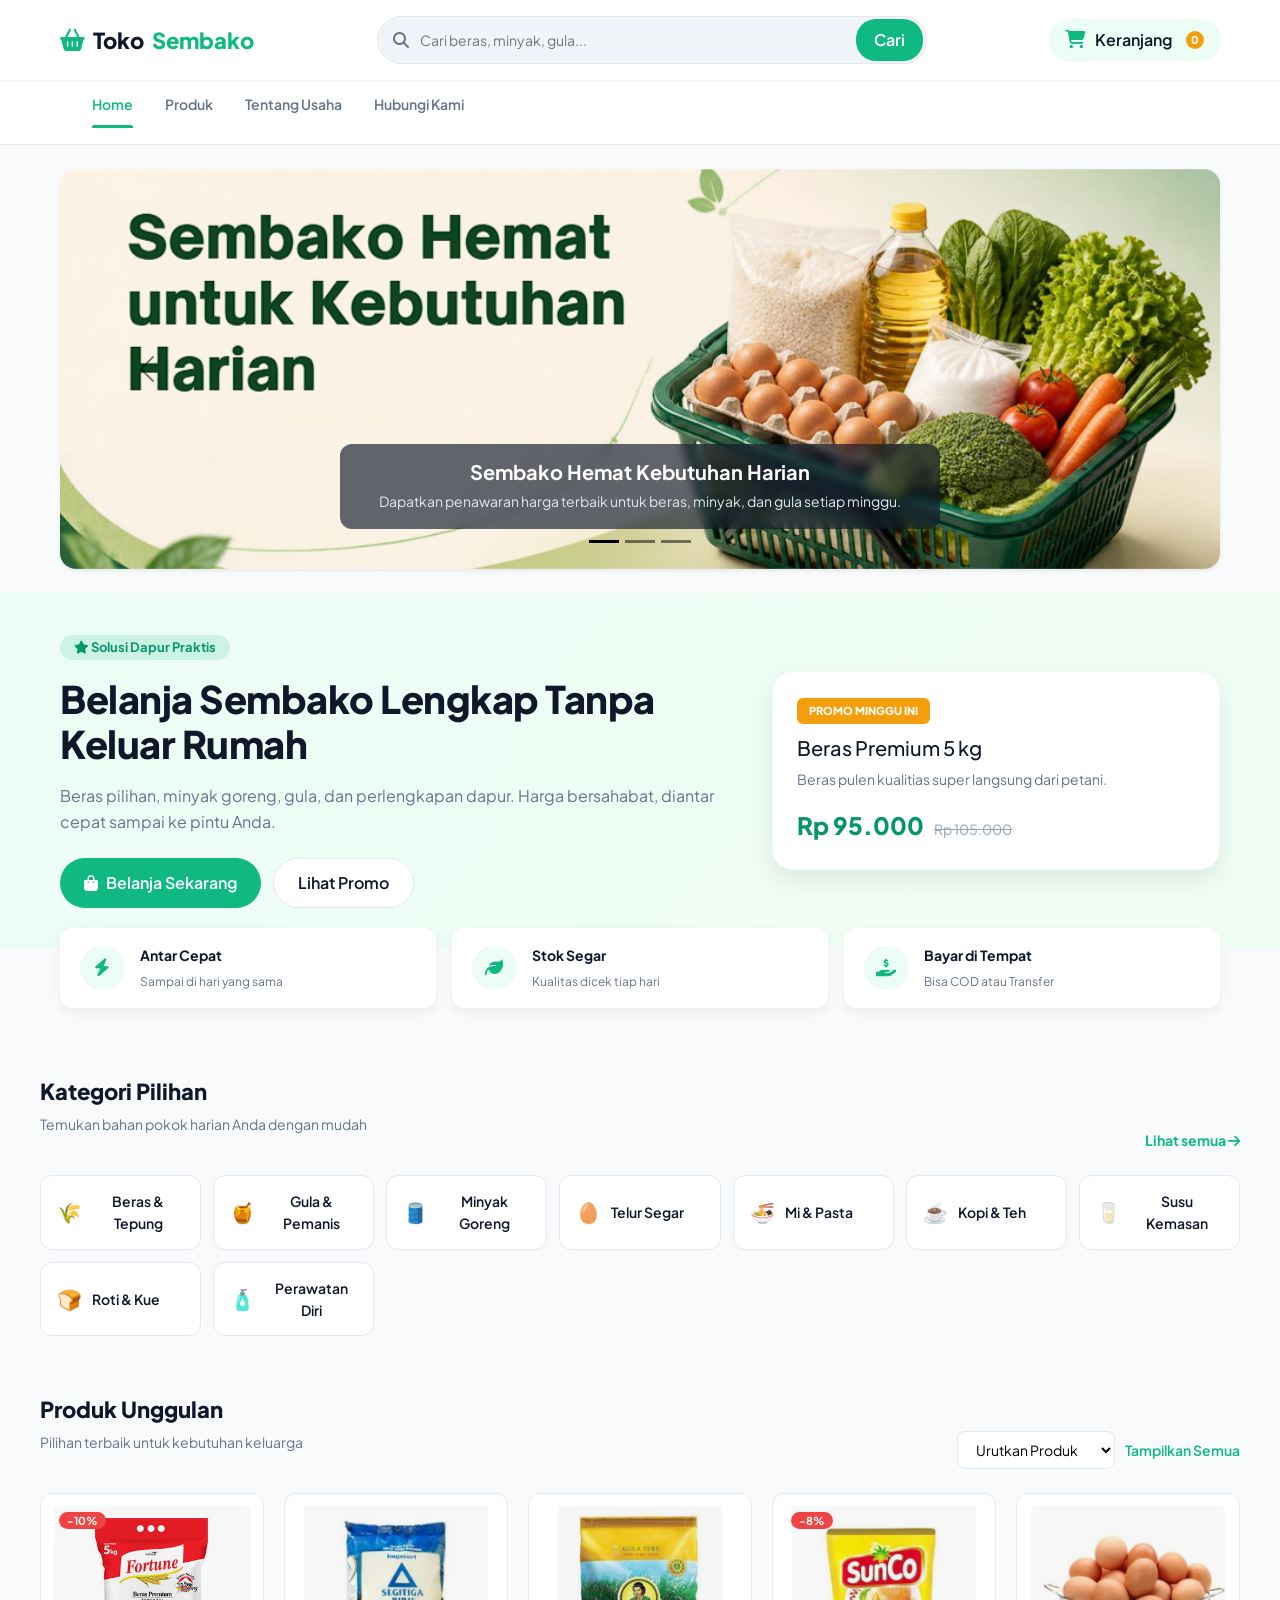
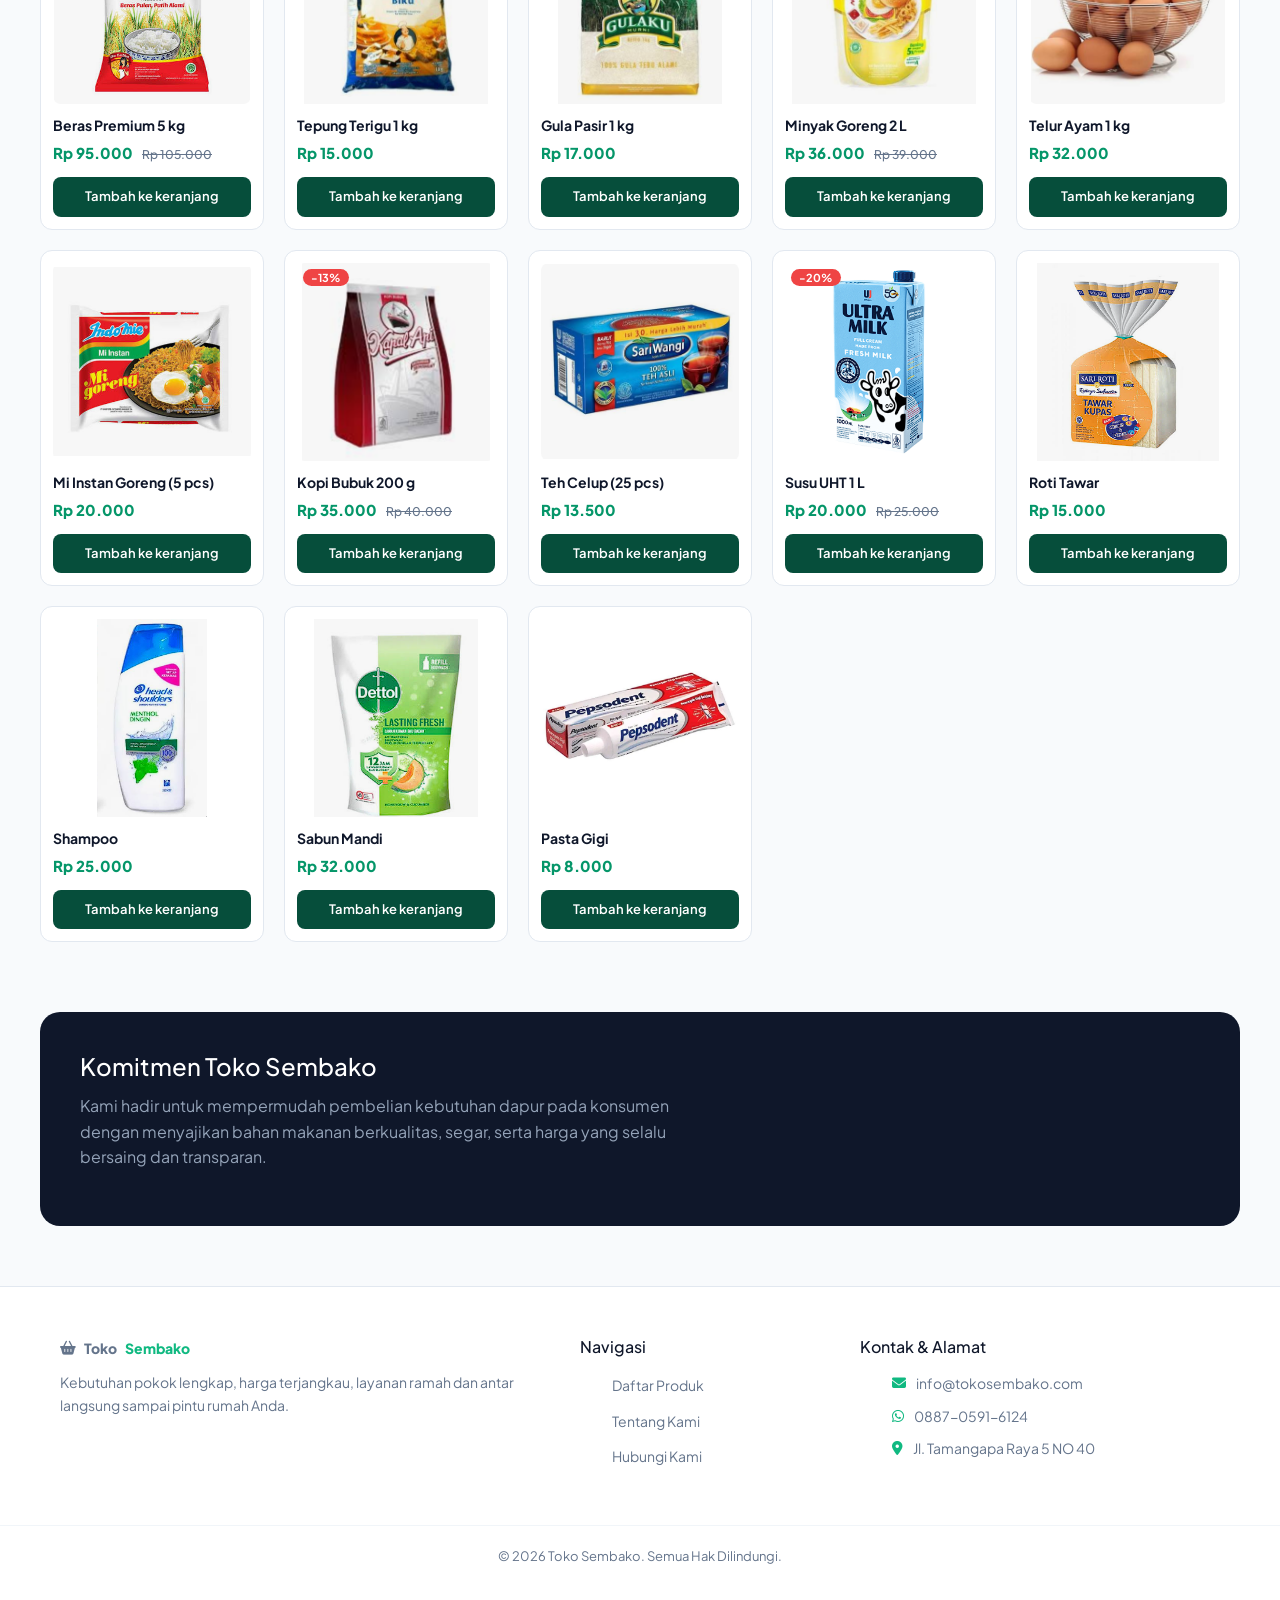
<file: index.html>
<!DOCTYPE html>
<html lang="id">

<head>
    <meta charset="UTF-8">
    <meta name="viewport" content="width=device-width, initial-scale=1.0">
    <title>Toko Sembako Kebutuhan Pokok Harga Terjangkau</title>

    <link rel="preconnect" href="https://fonts.googleapis.com">
    <link rel="preconnect" href="https://fonts.gstatic.com" crossorigin>
    <link href="https://fonts.googleapis.com/css2?family=Plus+Jakarta+Sans:wght@400;500;600;700;800&display=swap"
        rel="stylesheet">
    <link rel="stylesheet" href="https://cdnjs.cloudflare.com/ajax/libs/font-awesome/6.4.0/css/all.min.css">

    <link href="https://cdn.jsdelivr.net/npm/bootstrap@5.3.2/dist/css/bootstrap.min.css" rel="stylesheet">

        <link rel="stylesheet" href="style.css">

    <style>
        html { scroll-behavior: smooth; }
        #produk, #tentang, #kontak, #home { scroll-margin-top: 130px; }
        .site-header { position: sticky; top: 0; z-index: 1020; }
        .overlay { z-index: 1090; }
        .drawer { z-index: 1100; }
        .toast { z-index: 1200; }
        .nav-toggle { display: none; }
        @media (max-width: 767.98px) {
            .nav-toggle { display: inline-flex; gap: 8px; align-items: center; background: none; border: 0; font: inherit; font-weight: 700; padding: 10px 0; color: inherit; cursor: pointer; }
            .main-nav ul { display: none !important; flex-direction: column; }
            .main-nav ul.open { display: flex !important; }
        }
    </style>
</head>

<body>
    <header class="site-header">
        <div class="container header-row">
            <a href="#home" class="logo">
                <i class="fa-solid fa-basket-shopping logo-icon"></i> Toko<span>Sembako</span>
            </a>

            <form class="search" onsubmit="return false">
                <i class="fa-solid fa-magnifying-glass search-icon"></i>
                <input type="search" id="search-input" placeholder="Cari beras, minyak, gula..."
                    aria-label="Cari produk">
                <button type="submit">Cari</button>
            </form>

            <button type="button" id="open-cart" class="cart-btn" aria-label="Buka keranjang belanja">
                <div class="cart-icon-wrapper">
                    <i class="fa-solid fa-cart-shopping"></i>
                </div>
                <span>Keranjang</span>
                <span id="cart-count">0</span>
            </button>
        </div>

        <nav class="main-nav" aria-label="Menu utama">
            <div class="container">
                <button type="button" id="nav-toggle" class="nav-toggle" aria-expanded="false" aria-controls="nav-list">
                    <i class="fa-solid fa-bars"></i> Menu
                </button>
                <ul id="nav-list">
                    <li><a href="#home" class="active">Home</a></li>
                    <li><a href="#produk">Produk</a></li>
                    <li><a href="#tentang">Tentang Usaha</a></li>
                    <li><a href="#kontak">Hubungi Kami</a></li>
                </ul>
            </div>
        </nav>
    </header>

    <main id="home">
        <section class="carousel-section my-4">
            <div class="container">
                <div id="carouselExampleDark" class="carousel carousel-dark slide rounded-4 overflow-hidden shadow-sm" data-bs-ride="carousel">
                    <div class="carousel-indicators">
                        <button type="button" data-bs-target="#carouselExampleDark" data-bs-slide-to="0" class="active"
                            aria-current="true" aria-label="Slide 1"></button>
                        <button type="button" data-bs-target="#carouselExampleDark" data-bs-slide-to="1"
                            aria-label="Slide 2"></button>
                        <button type="button" data-bs-target="#carouselExampleDark" data-bs-slide-to="2"
                            aria-label="Slide 3"></button>
                    </div>
                    <div class="carousel-inner">
                        <div class="carousel-item active" data-bs-interval="5000">
                            <img src="carousel1.png" class="d-block w-100 carousel-img" alt="Promo Sembako 1">
                            <div class="carousel-caption d-none d-md-block custom-caption">
                                <h5>Sembako Hemat Kebutuhan Harian</h5>
                                <p>Dapatkan penawaran harga terbaik untuk beras, minyak, dan gula setiap minggu.</p>
                            </div>
                        </div>
                        <div class="carousel-item" data-bs-interval="5000">
                            <img src="carousel2.png" class="d-block w-100 carousel-img" alt="Promo Sembako 2">
                            <div class="carousel-caption d-none d-md-block custom-caption">
                                <h5>Bahan Pokok Lengkap & Segar</h5>
                                <p>Pilihan tepat untuk memenuhi kebutuhan dapur keluarga Anda.</p>
                            </div>
                        </div>
                        <div class="carousel-item" data-bs-interval="5000">
                            <img src="carousel3.png" class="d-block w-100 carousel-img" alt="Promo Sembako 3">
                            <div class="carousel-caption d-none d-md-block custom-caption">
                                <h5>Layanan Antar Cepat</h5>
                                <p>Pesan dari rumah, barang langsung kami antarkan tepat waktu.</p>
                            </div>
                        </div>
                    </div>
                    <button class="carousel-control-prev" type="button" data-bs-target="#carouselExampleDark" data-bs-slide="prev">
                        <span class="carousel-control-prev-icon" aria-hidden="true"></span>
                        <span class="visually-hidden">Previous</span>
                    </button>
                    <button class="carousel-control-next" type="button" data-bs-target="#carouselExampleDark" data-bs-slide="next">
                        <span class="carousel-control-next-icon" aria-hidden="true"></span>
                        <span class="visually-hidden">Next</span>
                    </button>
                </div>
            </div>
        </section>

        <section class="hero">
            <div class="container hero-inner">
                <div class="hero-text">
                    <span class="badge"><i class="fa-solid fa-star"></i> Solusi Dapur Praktis</span>
                    <h1>Belanja Sembako Lengkap Tanpa Keluar Rumah</h1>
                    <p>Beras pilihan, minyak goreng, gula, dan perlengkapan dapur. Harga bersahabat, diantar cepat
                        sampai ke pintu Anda.</p>

                    <div class="hero-actions">
                        <a href="#produk" class="btn btn-primary"><i class="fa-solid fa-bag-shopping"></i> Belanja
                            Sekarang</a>
                        <a href="#produk" class="btn btn-outline">Lihat Promo</a>
                    </div>
                </div>

                <div class="hero-promo-card">
                    <div class="promo-tag">PROMO MINGGU INI</div>
                    <div class="promo-body">
                        <h3>Beras Premium 5 kg</h3>
                        <p class="promo-desc">Beras pulen kualitias super langsung dari petani.</p>
                        <div class="promo-price-tag">
                            <span class="current-price">Rp 95.000</span>
                            <span class="old-price">Rp 105.000</span>
                        </div>
                    </div>
                </div>
            </div>
        </section>

        <section class="benefits-wrapper">
            <div class="container benefits">
                <div class="benefit-card">
                    <div class="benefit-icon"><i class="fa-solid fa-bolt"></i></div>
                    <div>
                        <strong>Antar Cepat</strong>
                        <span>Sampai di hari yang sama</span>
                    </div>
                </div>
                <div class="benefit-card">
                    <div class="benefit-icon"><i class="fa-solid fa-leaf"></i></div>
                    <div>
                        <strong>Stok Segar</strong>
                        <span>Kualitas dicek tiap hari</span>
                    </div>
                </div>
                <div class="benefit-card">
                    <div class="benefit-icon"><i class="fa-solid fa-hand-holding-dollar"></i></div>
                    <div>
                        <strong>Bayar di Tempat</strong>
                        <span>Bisa COD atau Transfer</span>
                    </div>
                </div>
            </div>
        </section>

        <section class="container section">
            <div class="section-head">
                <div>
                    <h2>Kategori Pilihan</h2>
                    <p class="section-sub">Temukan bahan pokok harian Anda dengan mudah</p>
                </div>
                <a href="#produk" class="link-more">Lihat semua <i class="fa-solid fa-arrow-right"></i></a>
            </div>

            <div class="categories">
                <button type="button" class="cat" data-cat="beras"><span>🌾</span>Beras &amp; Tepung</button>
                <button type="button" class="cat" data-cat="gula"><span>🍯</span>Gula &amp; Pemanis</button>
                <button type="button" class="cat" data-cat="minyak"><span>🛢️</span>Minyak Goreng</button>
                <button type="button" class="cat" data-cat="telur"><span>🥚</span>Telur Segar</button>
                <button type="button" class="cat" data-cat="mie"><span>🍜</span>Mi &amp; Pasta</button>
                <button type="button" class="cat" data-cat="kopi"><span>☕</span>Kopi &amp; Teh </button>
                <button type="button" class="cat" data-cat="susu"><span>🥛</span>Susu Kemasan</button>
                <button type="button" class="cat" data-cat="roti"><span>🍞</span>Roti &amp; Kue</button>
                <button type="button" class="cat" data-cat="perawatan"><span>🧴</span>Perawatan Diri</button>
            </div>
        </section>

        <section class="container section" id="produk">
            <div class="section-head">
                <div>
                    <h2>Produk Unggulan</h2>
                    <p class="section-sub">Pilihan terbaik untuk kebutuhan keluarga</p>
                </div>
                <div class="tools">
                    <select id="sort-select" aria-label="Urutkan produk">
                        <option value="default">Urutkan Produk</option>
                        <option value="murah">Harga: Terendah</option>
                        <option value="mahal">Harga: Tertinggi</option>
                    </select>
                    <button type="button" id="reset-filter" class="btn-reset">Tampilkan Semua</button>
                </div>
            </div>
            <div class="product-list" id="product-list"></div>
            <p id="empty-state" class="empty" hidden>Produk tidak ditemukan. Coba kata kunci lain atau klik "Tampilkan
                semua".</p>
        </section>

        <section class="container section about-banner" id="tentang">
            <div class="about-content">
                <h2>Komitmen Toko Sembako</h2>
                <p>Kami hadir untuk mempermudah pembelian kebutuhan dapur pada konsumen dengan menyajikan bahan makanan
                    berkualitas, segar, serta harga yang selalu bersaing dan transparan.</p>
            </div>
        </section>
    </main>

    <footer class="site-footer" id="kontak">
        <div class="container footer-grid">
            <div class="footer-col">
                <a href="#home" class="logo logo-footer">
                    <i class="fa-solid fa-basket-shopping"></i> Toko<span>Sembako</span>
                </a>
                <p>Kebutuhan pokok lengkap, harga terjangkau, layanan ramah dan antar langsung sampai pintu rumah Anda.
                </p>
            </div>
            <div class="footer-col">
                <h3>Navigasi</h3>
                <ul>
                    <li><a href="#produk">Daftar Produk</a></li>
                    <li><a href="#tentang">Tentang Kami</a></li>
                    <li><a href="#kontak">Hubungi Kami</a></li>
                </ul>
            </div>
            <div class="footer-col">
                <h3>Kontak &amp; Alamat</h3>
                <ul class="contact-list">
                    <li><i class="fa-solid fa-envelope"></i> <a href="mailto:info@tokosembako.com">info@tokosembako.com</a></li>
                    <li><i class="fa-brands fa-whatsapp"></i> <a href="https://wa.me/6288705916124" target="_blank">0887-0591-6124</a></li>
                    <li><i class="fa-solid fa-location-dot"></i> <a href="https://maps.app.goo.gl/Gr5dBRq9Mh7Yx8oT7" target="_blank">Jl. Tamangapa Raya 5 NO 40</a></li>
                </ul>
            </div>
        </div>
        <div class="footer-bottom">
            <p class="copyright">&copy; 2026 Toko Sembako. Semua Hak Dilindungi.</p>
        </div>
    </footer>

    <div id="overlay" class="overlay"></div>
    <aside id="cart-drawer" class="drawer" aria-label="Keranjang belanja">
        <div class="drawer-head">
            <h2>Keranjang</h2>
            <button type="button" id="close-cart" aria-label="Tutup keranjang">&times;</button>
        </div>
        <div id="cart-items" class="drawer-body"></div>
        <div class="drawer-foot">
            <div class="total-row"><span>Total</span><strong id="cart-total">Rp 0</strong></div>
            <button type="button" id="checkout-btn" class="btn">Pesan lewat WhatsApp</button>
            <button type="button" id="clear-cart" class="link-btn">Kosongkan keranjang</button>
        </div>
    </aside>
    <div id="toast" class="toast" role="status"></div>

    <script src="https://cdn.jsdelivr.net/npm/bootstrap@5.3.2/dist/js/bootstrap.bundle.min.js"></script>
        <script>
        (function () {
            var toggle = document.getElementById('nav-toggle');
            var list = document.getElementById('nav-list');
            var links = Array.prototype.slice.call(document.querySelectorAll('#nav-list a'));
            toggle.addEventListener('click', function () {
                var open = list.classList.toggle('open');
                toggle.setAttribute('aria-expanded', open);
            });
            function setActive(hash) {
                links.forEach(function (a) { a.classList.toggle('active', a.getAttribute('href') === hash); });
            }
            links.forEach(function (a) {
                a.addEventListener('click', function () {
                    setActive(a.getAttribute('href'));
                    list.classList.remove('open');
                    toggle.setAttribute('aria-expanded', 'false');
                });
            });
            var ids = ['#home', '#produk', '#tentang', '#kontak'];
            window.addEventListener('scroll', function () {
                var cur = '#home';
                ids.forEach(function (id) {
                    var el = id === '#home' ? null : document.querySelector(id);
                    if (el && el.getBoundingClientRect().top <= 160) cur = id;
                });
                if (window.innerHeight + window.scrollY >= document.body.scrollHeight - 4) cur = '#kontak';
                setActive(cur);
            }, { passive: true });
        })();
    </script>
    <script src="script.js"></script>
</body>

</html>
</file>
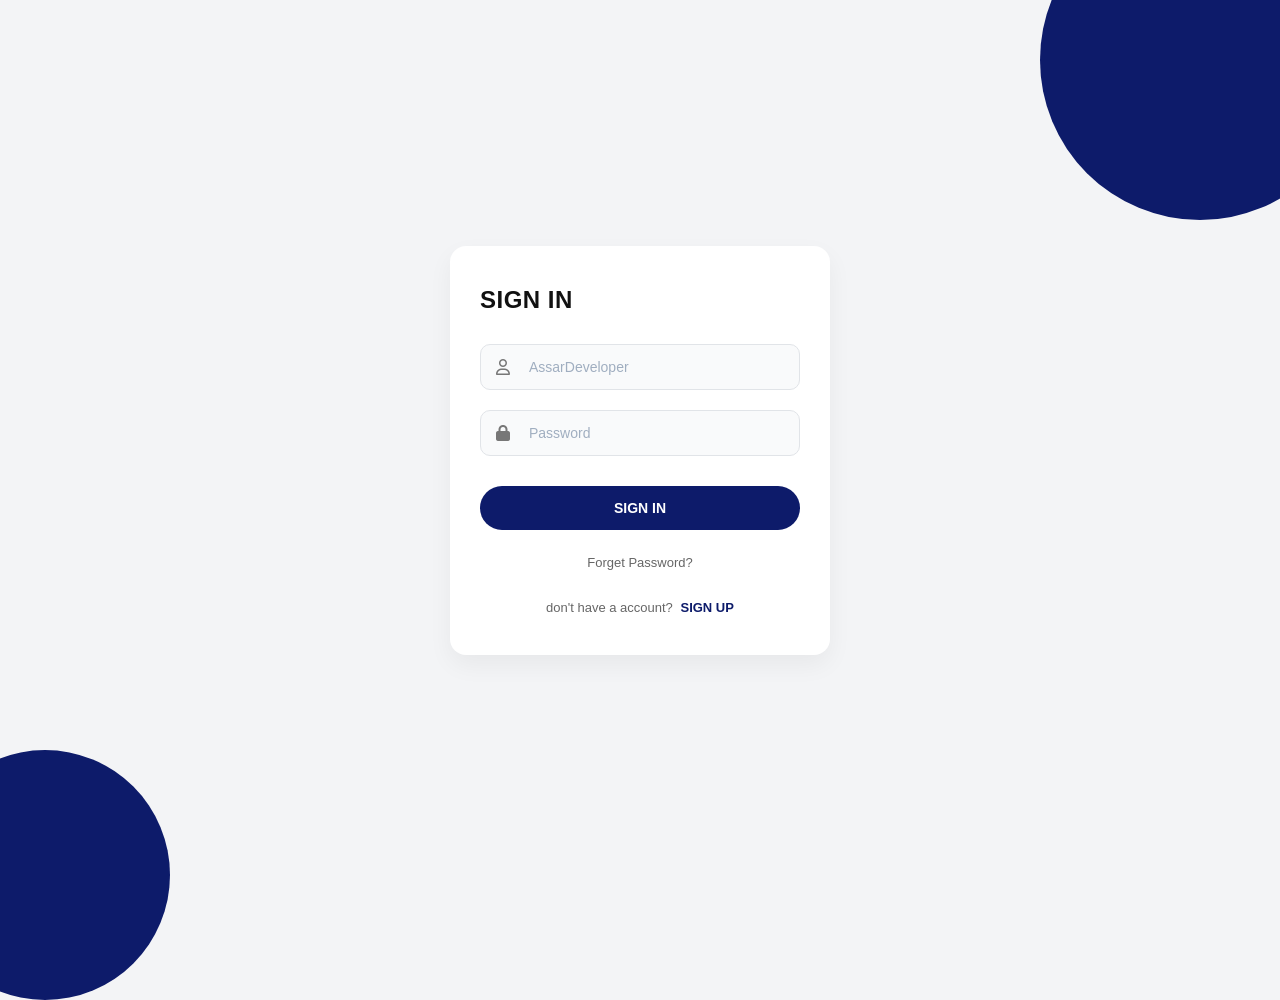
<file: login.html>
<!DOCTYPE html>
<html lang="id">
<head>
    <meta charset="UTF-8">
    <meta name="viewport" content="width=device-width, initial-scale=1.0">
    <title>Sign In</title>
    <link rel="stylesheet" href="https://cdnjs.cloudflare.com/ajax/libs/font-awesome/6.4.0/css/all.min.css">
    
</head>
<body>
    <div class="bg-circle-top"></div>
    <div class="bg-circle-bottom"></div>

    <div class="login-card">
        <h2 class="title">SIGN IN</h2>
        
        <form id="loginForm">
            <div class="input-group">
                <i class="fa-regular fa-user"></i>
                <input type="text" id="username" placeholder="AssarDeveloper" required>
            </div>

            <div class="input-group">
                <i class="fa-solid fa-lock"></i>
                <input type="password" id="password" placeholder="Password" required>
            </div>
            <button type="submit" class="btn-signin">SIGN IN</button>
        </form>

        <div class="links-container">
            <a href="#" class="forget-pwd" onclick="handleForgotPassword()">Forget Password?</a>
            <p class="signup-text">
                don't have a account? <a href="#" onclick="handleSignUp()">SIGN UP</a>
            </p>
        </div>
    </div>

    <script>
        document.getElementById('loginForm').addEventListener('submit', function(event) {
            event.preventDefault(); 
            const username = document.getElementById('username').value;
            const password = document.getElementById('password').value;

            if (username && password) {
                alert(`Login Berhasil!\nSelamat datang, ${username}`);

                window.location.href = "Main.html"; 
            } else {
                alert('Silakan isi semua bidang!');
            }
        });

        function handleForgotPassword() {
            alert('Fitur Lupa Password dipanggil!');
        }

        function handleSignUp() {
            alert('Pengalihan ke halaman pendaftaran (Sign Up)...');
        }
    </script>
    <head>
            <style>
        * {
            margin: 0;
            padding: 0;
            box-sizing: border-box;
            font-family: -apple-system, BlinkMacSystemFont, "Segoe UI", Roboto, Helvetica, Arial, sans-serif;
        }

        body {
            background-color: #f3f4f6;
            display: flex;
            justify-content: center;
            align-items: center;
            min-height: 100vh;
            overflow: hidden;
            position: relative;
        }

        .bg-circle-top {
            position: absolute;
            top: -100px;
            right: -80px;
            width: 320px;
            height: 320px;
            background-color: #0d1b6a;
            border-radius: 50%;
            z-index: 1;
        }

        .bg-circle-bottom {
            position: absolute;
            bottom: -100px;
            left: -80px;
            width: 250px;
            height: 250px;
            background-color: #0d1b6a;
            border-radius: 50%;
            z-index: 1;
        }

        .login-card {
            background-color: #ffffff;
            width: 100%;
            max-width: 380px;
            padding: 40px 30px;
            border-radius: 16px;
            box-shadow: 0 10px 25px rgba(0, 0, 0, 0.05);
            z-index: 2;
            position: relative;
        }

        .title {
            font-size: 24px;
            font-weight: 700;
            color: #111111;
            margin-bottom: 30px;
            letter-spacing: 0.5px;
        }

        .input-group {
            position: relative;
            margin-bottom: 20px;
            display: flex;
            align-items: center;
        }

        .input-group i {
            position: absolute;
            left: 16px;
            color: #777;
            font-size: 16px;
        }

        .input-group input {
            width: 100%;
            padding: 14px 16px 14px 48px;
            border: 1px solid #e1e4e8;
            border-radius: 10px;
            background-color: #f9fafb;
            font-size: 14px;
            outline: none;
            transition: all 0.3s ease;
        }

        .input-group input:focus {
            border-color: #0d1b6a;
            background-color: #ffffff;
        }

        .input-group input::placeholder {
            color: #a0aec0;
        }

        .btn-signin {
            width: 100%;
            padding: 14px;
            background-color: #0d1b6a;
            color: #ffffff;
            border: none;
            border-radius: 25px;
            font-size: 14px;
            font-weight: 600;
            cursor: pointer;
            margin-top: 10px;
            transition: background-color 0.2s ease;
        }

        .btn-signin:hover {
            background-color: #09134b;
        }

        .links-container {
            text-align: center;
            margin-top: 25px;
        }

        .forget-pwd {
            display: block;
            color: #666;
            font-size: 13px;
            text-decoration: none;
            margin-bottom: 30px;
            transition: color 0.2s ease;
        }

        .forget-pwd:hover {
            color: #0d1b6a;
        }

        .signup-text {
            font-size: 13px;
            color: #666;
        }

        .signup-text a {
            color: #0d1b6a;
            font-weight: 700;
            text-decoration: none;
            margin-left: 4px;
        }

        .signup-text a:hover {
            text-decoration: underline;
        }
    </style>
    </head>
</body>
</html>
</file>
<file: style.css>
:root {
    --primary-color: #10b981;      /* Hijau Segar Modern */
    --primary-hover: #059669;
    --primary-light: #ecfdf5;
    --dark-color: #0f172a;         /* Slate Hitam Elegan */
    --text-muted: #64748b;
    --bg-light: #f8fafc;
    --card-bg: #ffffff;
    --border-color: #e2e8f0;
    --accent-orange: #f59e0b;
    --radius-sm: 8px;
    --radius-md: 12px;
    --radius-lg: 20px;
    --shadow-sm: 0 1px 3px rgba(0,0,0,0.05);
    --shadow-md: 0 4px 12px rgba(0, 0, 0, 0.06);
    --shadow-lg: 0 10px 25px rgba(0, 0, 0, 0.08);
}

* {
    margin: 0;
    padding: 0;
    box-sizing: border-box;
}

body {
    font-family: 'Plus Jakarta Sans', sans-serif;
    background-color: var(--bg-light);
    color: var(--dark-color);
    line-height: 1.6;
}

.container {
    max-width: 1200px;
    margin: 0 auto;
    padding: 0 20px;
}


.topbar {
    background-color: var(--dark-color);
    color: #cbd5e1;
    font-size: 13px;
    padding: 8px 0;
}

.topbar-inner {
    display: flex;
    justify-content: space-between;
    align-items: center;
}

.site-header {
    background: var(--card-bg);
    border-bottom: 1px solid var(--border-color);
    position: sticky;
    top: 0;
    z-index: 100;
}

.header-row {
    display: flex;
    align-items: center;
    justify-content: space-between;
    padding: 16px 20px;
    gap: 24px;
}

.logo {
    font-size: 22px;
    font-weight: 800;
    color: var(--dark-color);
    text-decoration: none;
    display: flex;
    align-items: center;
    gap: 8px;
}

.logo-icon {
    color: var(--primary-color);
}

.logo span {
    color: var(--primary-color);
}

/* Search Bar Modern */
.search {
    flex: 1;
    max-width: 550px;
    position: relative;
    display: flex;
    align-items: center;
}

.search-icon {
    position: absolute;
    left: 16px;
    color: var(--text-muted);
}

.search input {
    width: 100%;
    padding: 12px 100px 12px 42px;
    border: 1px solid var(--border-color);
    border-radius: 30px;
    background: #f1f5f9;
    font-size: 14px;
    outline: none;
    transition: all 0.3s ease;
}

.search input:focus {
    background: #fff;
    border-color: var(--primary-color);
    box-shadow: 0 0 0 3px rgba(16, 185, 129, 0.15);
}

.search button {
    position: absolute;
    right: 4px;
    background-color: var(--primary-color);
    color: white;
    border: none;
    padding: 8px 18px;
    border-radius: 20px;
    font-weight: 600;
    cursor: pointer;
    transition: background 0.2s;
}

.search button:hover {
    background-color: var(--primary-hover);
}

/* Cart Button */
.cart-btn, .cart {
    display: flex;
    align-items: center;
    gap: 10px;
    text-decoration: none;
    color: var(--dark-color);
    font-weight: 600;
    background: var(--primary-light);
    padding: 8px 16px;
    border-radius: 20px;
    transition: background 0.2s;
    cursor: pointer;
    border: none;
}

.cart-btn:hover, .cart:hover {
    background: #d1fae5;
}

.cart-icon-wrapper {
    position: relative;
    color: var(--primary-color);
    font-size: 18px;
    display: flex;
    align-items: center;
}

#cart-count {
    background: var(--accent-orange);
    color: white;
    font-size: 11px;
    font-weight: 800;
    border-radius: 50%;
    width: 18px;
    height: 18px;
    display: inline-flex;
    align-items: center;
    justify-content: center;
    margin-left: 4px;
}

/* Navigation Menu */
.main-nav {
    border-top: 1px solid #f1f5f9;
}

.main-nav ul {
    display: flex;
    list-style: none;
    gap: 32px;
}

.main-nav a {
    display: block;
    padding: 12px 0;
    color: var(--text-muted);
    text-decoration: none;
    font-weight: 600;
    font-size: 14px;
    position: relative;
}

.main-nav a.active, .main-nav a:hover {
    color: var(--primary-color);
}

.main-nav a.active::after {
    content: '';
    position: absolute;
    bottom: 0;
    left: 0;
    width: 100%;
    height: 3px;
    background-color: var(--primary-color);
    border-radius: 2px 2px 0 0;
}


.carousel-section {
    position: relative;
    z-index: 1;
}

.carousel-img {
    height: 400px;
    object-fit: cover;
    object-position: center;
}

.custom-caption {
    background: rgba(15, 23, 42, 0.65);
    backdrop-filter: blur(4px);
    border-radius: var(--radius-md);
    padding: 16px 24px;
    max-width: 600px;
    margin: 0 auto 20px auto;
    color: #ffffff !important;
}

.custom-caption h5 {
    font-weight: 700;
    font-size: 20px;
    margin-bottom: 6px;
    color: #ffffff;
}

.custom-caption p {
    font-size: 14px;
    margin-bottom: 0;
    color: #e2e8f0;
}


.hero {
    padding: 40px 0;
    background: linear-gradient(135deg, #ecfdf5 0%, #f0fdf4 100%);
}

.hero-inner {
    display: grid;
    grid-template-columns: 1.2fr 0.8fr;
    gap: 40px;
    align-items: center;
}

.badge {
    display: inline-block;
    background: rgba(16, 185, 129, 0.15);
    color: var(--primary-hover);
    padding: 6px 14px;
    border-radius: 20px;
    font-size: 13px;
    font-weight: 700;
    margin-bottom: 16px;
}

.hero-text h1 {
    font-size: 38px;
    line-height: 1.2;
    font-weight: 800;
    margin-bottom: 16px;
    letter-spacing: -0.5px;
}

.hero-text p {
    color: var(--text-muted);
    font-size: 16px;
    margin-bottom: 24px;
}

.hero-actions {
    display: flex;
    gap: 12px;
}

.btn {
    display: inline-flex;
    align-items: center;
    gap: 8px;
    padding: 12px 24px;
    border-radius: 30px;
    font-weight: 600;
    text-decoration: none;
    cursor: pointer;
    border: none;
    transition: all 0.2s ease;
}

.btn-primary {
    background-color: var(--primary-color);
    color: white;
}

.btn-primary:hover {
    background-color: var(--primary-hover);
    box-shadow: 0 4px 12px rgba(16, 185, 129, 0.3);
}

.btn-outline {
    background: white;
    color: var(--dark-color);
    border: 1px solid var(--border-color);
}

.btn-outline:hover {
    background: #f1f5f9;
}

/* Promo Card Modern */
.hero-promo-card {
    background: white;
    border-radius: var(--radius-lg);
    padding: 24px;
    box-shadow: var(--shadow-lg);
    border: 1px solid #f1f5f9;
    position: relative;
    overflow: hidden;
}

.promo-tag {
    background: var(--accent-orange);
    color: white;
    display: inline-block;
    padding: 4px 12px;
    border-radius: 6px;
    font-size: 11px;
    font-weight: 800;
    margin-bottom: 12px;
}

.promo-body h3 {
    font-size: 20px;
    margin-bottom: 8px;
}

.promo-desc {
    color: var(--text-muted);
    font-size: 14px;
    margin-bottom: 16px;
}

.promo-price-tag {
    display: flex;
    align-items: baseline;
    gap: 10px;
}

.current-price {
    font-size: 24px;
    font-weight: 800;
    color: var(--primary-hover);
}

.old-price {
    color: #94a3b8;
    text-decoration: line-through;
    font-size: 14px;
}


.benefits-wrapper {
    margin-top: -20px;
    margin-bottom: 40px;
    position: relative;
    z-index: 10;
}

.benefits {
    display: grid;
    grid-template-columns: repeat(auto-fit, minmax(220px, 1fr));
    gap: 16px;
}

.benefit-card {
    background: white;
    padding: 16px 20px;
    border-radius: var(--radius-md);
    box-shadow: var(--shadow-md);
    display: flex;
    align-items: center;
    gap: 16px;
}

.benefit-icon {
    width: 44px;
    height: 44px;
    border-radius: 50%;
    background: var(--primary-light);
    color: var(--primary-color);
    display: flex;
    align-items: center;
    justify-content: center;
    font-size: 18px;
}

.benefit-card strong {
    display: block;
    font-size: 14px;
}

.benefit-card span {
    color: var(--text-muted);
    font-size: 12px;
}


.section {
    padding: 30px 0;
}

.section-head {
    display: flex;
    justify-content: space-between;
    align-items: flex-end;
    margin-bottom: 24px;
}

.section-head h2 {
    font-size: 22px;
    font-weight: 800;
}

.section-sub {
    color: var(--text-muted);
    font-size: 14px;
}

.link-more {
    color: var(--primary-color);
    text-decoration: none;
    font-weight: 700;
    font-size: 14px;
}

.categories {
    display: grid;
    grid-template-columns: repeat(auto-fill, minmax(160px, 1fr));
    gap: 12px;
}

.cat {
    background: white;
    border: 1px solid var(--border-color);
    padding: 14px 16px;
    border-radius: var(--radius-md);
    font-weight: 600;
    font-size: 14px;
    color: var(--dark-color);
    cursor: pointer;
    display: flex;
    align-items: center;
    gap: 10px;
    transition: all 0.2s;
}

.cat span {
    font-size: 20px;
}

.cat:hover {
    border-color: var(--primary-color);
    color: var(--primary-color);
    transform: translateY(-2px);
    box-shadow: var(--shadow-sm);
}

/* Sort & Tools */
.tools {
    display: flex;
    gap: 10px;
    align-items: center;
}

#sort-select {
    padding: 8px 14px;
    border-radius: var(--radius-sm);
    border: 1px solid var(--border-color);
    background: white;
    font-size: 14px;
    outline: none;
}

.btn-reset, .link-btn {
    background: none;
    border: none;
    color: var(--primary-color);
    font-weight: 600;
    cursor: pointer;
    font-size: 14px;
}

.btn-reset:hover, .link-btn:hover {
    text-decoration: underline;
}

/* About Banner */
.about-banner {
    background: var(--dark-color);
    color: white;
    border-radius: var(--radius-lg);
    padding: 40px;
    margin-top: 40px;
}

.about-content h2 {
    font-size: 24px;
    margin-bottom: 12px;
}

.about-content p {
    color: #94a3b8;
    max-width: 600px;
}


.overlay {
    position: fixed;
    top: 0;
    left: 0;
    width: 100%;
    height: 100%;
    background-color: rgba(15, 23, 42, 0.5);
    backdrop-filter: blur(2px);
    z-index: 998;
    opacity: 0;
    visibility: hidden;
    transition: all 0.3s ease-in-out;
}

.overlay.active {
    opacity: 1;
    visibility: visible;
}

/* Panel Keranjang (Drawer) */
.drawer {
    position: fixed;
    top: 0;
    right: -420px;
    width: 100%;
    max-width: 380px;
    height: 100vh;
    background-color: #ffffff;
    z-index: 999;
    box-shadow: -5px 0 25px rgba(0, 0, 0, 0.15);
    display: flex;
    flex-direction: column;
    transition: right 0.3s cubic-bezier(0.4, 0, 0.2, 1);
}

.drawer.open, .drawer.active {
    right: 0;
}

/* Header Keranjang */
.drawer-head {
    padding: 20px;
    border-bottom: 1px solid var(--border-color);
    display: flex;
    justify-content: space-between;
    align-items: center;
}

.drawer-head h2 {
    font-size: 20px;
    font-weight: 700;
    color: var(--dark-color);
    display: flex;
    align-items: center;
    gap: 8px;
}

#close-cart {
    background: none;
    border: none;
    font-size: 28px;
    color: var(--text-muted);
    cursor: pointer;
    line-height: 1;
    padding: 0 4px;
    transition: color 0.2s;
}

#close-cart:hover {
    color: var(--dark-color);
}

/* Isi Keranjang */
.drawer-body {
    flex: 1;
    padding: 20px;
    overflow-y: auto;
}

.drawer-body:empty::before,
.cart-empty-text {
    content: "Keranjang masih kosong. Pilih produk dulu, ya.";
    display: block;
    text-align: center;
    color: var(--text-muted);
    font-size: 14px;
    margin-top: 40px;
    line-height: 1.5;
}

/* Footer Keranjang & Button */
.drawer-foot {
    padding: 20px;
    border-top: 1px solid var(--border-color);
    background-color: #ffffff;
}

.total-row {
    display: flex;
    justify-content: space-between;
    align-items: center;
    font-size: 16px;
    margin-bottom: 16px;
}

.total-row strong {
    font-size: 18px;
    color: var(--dark-color);
}

.btn-whatsapp, #checkout-btn {
    width: 100%;
    background-color: var(--primary-color);
    color: #ffffff;
    padding: 12px;
    border-radius: var(--radius-md);
    font-size: 14px;
    font-weight: 700;
    border: none;
    cursor: pointer;
    display: flex;
    justify-content: center;
    align-items: center;
    gap: 8px;
    margin-bottom: 12px;
    transition: background 0.2s;
}

.btn-whatsapp:hover, #checkout-btn:hover {
    background-color: var(--primary-hover);
}


.site-footer {
    background: white;
    border-top: 1px solid var(--border-color);
    margin-top: 60px;
    padding-top: 50px;
}

.footer-grid {
    display: grid;
    grid-template-columns: 2fr 1fr 1.5fr;
    gap: 40px;
    padding-bottom: 40px;
}

.footer-col h3 {
    font-size: 16px;
    margin-bottom: 16px;
}

.footer-col p {
    color: var(--text-muted);
    font-size: 14px;
    margin-top: 12px;
}

.footer-col ul {
    list-style: none;
}

.footer-col li {
    margin-bottom: 10px;
}

.footer-col a {
    color: var(--text-muted);
    text-decoration: none;
    font-size: 14px;
}

.footer-col a:hover {
    color: var(--primary-color);
}

.contact-list li {
    color: var(--text-muted);
    font-size: 14px;
    display: flex;
    align-items: center;
    gap: 10px;
}

.contact-list i {
    color: var(--primary-color);
}

.footer-bottom {
    border-top: 1px solid #f1f5f9;
    text-align: center;
    padding: 20px 0;
    color: var(--text-muted);
    font-size: 13px;
}


@media (max-width: 768px) {
    .header-row {
        flex-wrap: wrap;
    }

    .search {
        order: 3;
        width: 100%;
        max-width: 100%;
    }

    .hero-inner {
        grid-template-columns: 1fr;
    }

    .footer-grid {
        grid-template-columns: 1fr;
    }

    .topbar-inner {
        flex-direction: column;
        gap: 4px;
        text-align: center;
    }

    .carousel-img {
        height: 220px;
    }

    .custom-caption {
        padding: 10px 14px;
        margin-bottom: 10px;
    }

    .custom-caption h5 {
        font-size: 14px;
    }

    .custom-caption p {
        font-size: 11px;
    }
}

.product-list {
    display: grid;
    grid-template-columns: repeat(4, 1fr);
    gap: 20px;
}

@media (max-width: 992px) {
    .product-list {
        grid-template-columns: repeat(2, 1fr);
    }
}

@media (max-width: 576px) {
    .product-list {
        grid-template-columns: 1fr;
    }
}

.product-card {
    background: #ffffff;
    border: 1px solid var(--border-color);
    border-radius: var(--radius-md);
    padding: 12px;
    display: flex;
    flex-direction: column;
    justify-content: space-between;
    transition: transform 0.2s ease, box-shadow 0.2s ease;
}

.product-card:hover {
    transform: translateY(-3px);
    box-shadow: var(--shadow-md);
}

.product-thumb {
    background-color: #f1f5f9;
    border-radius: var(--radius-sm);
    height: 180px;
    position: relative;
    display: flex;
    align-items: center;
    justify-content: center;
    margin-bottom: 12px;
}

.badge-discount {
    position: absolute;
    top: 8px;
    left: 8px;
    background-color: #ef4444;
    color: white;
    font-size: 11px;
    font-weight: 700;
    padding: 3px 8px;
    border-radius: 12px;
}

.product-icon {
    font-size: 48px;
}

.product-info {
    display: flex;
    flex-direction: column;
    gap: 8px;
    flex: 1;
    justify-content: space-between;
}

.product-title {
    font-size: 14px;
    font-weight: 700;
    color: var(--dark-color);
    margin: 0;
    line-height: 1.3;
}

.product-price-row {
    display: flex;
    align-items: center;
    gap: 8px;
}

.product-price {
    font-size: 15px;
    font-weight: 800;
    color: var(--primary-hover);
}

.btn-add-cart {
    width: 100%;
    background-color: #064e3b;
    color: #ffffff;
    border: none;
    padding: 10px;
    border-radius: var(--radius-sm);
    font-size: 13px;
    font-weight: 600;
    cursor: pointer;
    transition: background 0.2s;
    margin-top: 6px;
}

.btn-add-cart:hover {
    background-color: #047857;
}

.cart-item {
    display: flex;
    align-items: center;
    gap: 12px;
    padding: 12px 0;
    border-bottom: 1px solid var(--border-color);
}

.cart-item-icon {
    font-size: 24px;
    background: #f1f5f9;
    width: 44px;
    height: 44px;
    display: flex;
    align-items: center;
    justify-content: center;
    border-radius: var(--radius-sm);
}

.cart-item-details {
    flex: 1;
}

.cart-item-details h4 {
    font-size: 13px;
    font-weight: 700;
    margin-bottom: 2px;
}

.cart-item-price {
    font-size: 13px;
    color: var(--primary-hover);
    font-weight: 700;
}

.cart-item-qty {
    display: flex;
    align-items: center;
    gap: 8px;
    margin-top: 4px;
}

.btn-qty {
    background: #e2e8f0;
    border: none;
    width: 22px;
    height: 22px;
    border-radius: 4px;
    font-weight: 700;
    cursor: pointer;
}

.btn-remove {
    background: none;
    border: none;
    font-size: 20px;
    color: #ef4444;
    cursor: pointer;
}

/* Toast Notice */
.toast {
    position: fixed;
    bottom: 20px;
    left: 50%;
    transform: translateX(-50%) translateY(100px);
    background: var(--dark-color);
    color: #ffffff;
    padding: 10px 20px;
    border-radius: 30px;
    font-size: 13px;
    font-weight: 600;
    box-shadow: var(--shadow-lg);
    transition: transform 0.3s ease;
    z-index: 1000;
}

.toast.show {
    transform: translateX(-50%) translateY(0);
}

/* ==========================================
   PERBAIKAN: KARTU PRODUK & KERANJANG
   (disesuaikan dengan kelas yang dibuat script.js)
   ========================================== */
.product-list {
    grid-template-columns: repeat(auto-fill, minmax(220px, 1fr));
    align-items: stretch;
}

.product-item {
    position: relative;
    display: flex;
    flex-direction: column;
    background: var(--card-bg);
    border: 1px solid var(--border-color);
    border-radius: var(--radius-md);
    padding: 12px;
    overflow: hidden;
    transition: transform 0.2s ease, box-shadow 0.2s ease;
}

.product-item:hover {
    transform: translateY(-3px);
    box-shadow: var(--shadow-md);
}

.product-item .thumb {
    width: 100%;
    aspect-ratio: 1 / 1;
    display: flex;
    align-items: center;
    justify-content: center;
    background: #fff;
    border-radius: var(--radius-sm);
    overflow: hidden;
    margin-bottom: 12px;
}

.product-item .thumb img {
    width: 100%;
    height: 100%;
    object-fit: contain;
    display: block;
}

.product-item .thumb-icon {
    font-size: 48px;
}

/* badge diskon (menimpa gaya .badge milik hero) */
.product-item .badge {
    position: absolute;
    top: 18px;
    left: 18px;
    z-index: 1;
    margin: 0;
    padding: 3px 8px;
    border-radius: 12px;
    background: #ef4444;
    color: #fff;
    font-size: 11px;
    font-weight: 700;
}

.product-item h3 {
    font-size: 14px;
    font-weight: 700;
    line-height: 1.35;
    color: var(--dark-color);
    margin: 0 0 6px;
}

.product-item .price {
    margin: 0 0 12px;
    font-size: 15px;
    font-weight: 800;
    color: var(--primary-hover);
}

.product-item .price s {
    margin-left: 6px;
    font-size: 12px;
    font-weight: 500;
    color: var(--text-muted);
}

.product-item .btn {
    margin-top: auto;
    width: 100%;
    justify-content: center;
    padding: 10px;
    border-radius: var(--radius-sm);
    background: #064e3b;
    color: #fff;
    font-size: 13px;
    font-weight: 600;
}

.product-item .btn:hover {
    background: #047857;
}

.empty {
    text-align: center;
    color: var(--text-muted);
    margin-top: 24px;
}

.overlay.show {
    opacity: 1;
    visibility: visible;
}

.cart-empty {
    text-align: center;
    color: var(--text-muted);
    font-size: 14px;
    margin-top: 40px;
    line-height: 1.5;
}

.cart-row {
    display: flex;
    align-items: center;
    justify-content: space-between;
    gap: 12px;
    padding: 12px 0;
    border-bottom: 1px solid var(--border-color);
    font-size: 13px;
}

.cart-row small {
    color: var(--primary-hover);
    font-weight: 700;
}

.cart-row .qty {
    display: flex;
    align-items: center;
    gap: 10px;
}

.cart-row .qty button {
    width: 26px;
    height: 26px;
    border: none;
    border-radius: 6px;
    background: #e2e8f0;
    font-weight: 700;
    cursor: pointer;
}

.cart-row .qty button:hover {
    background: #cbd5e1;
}
</file>
